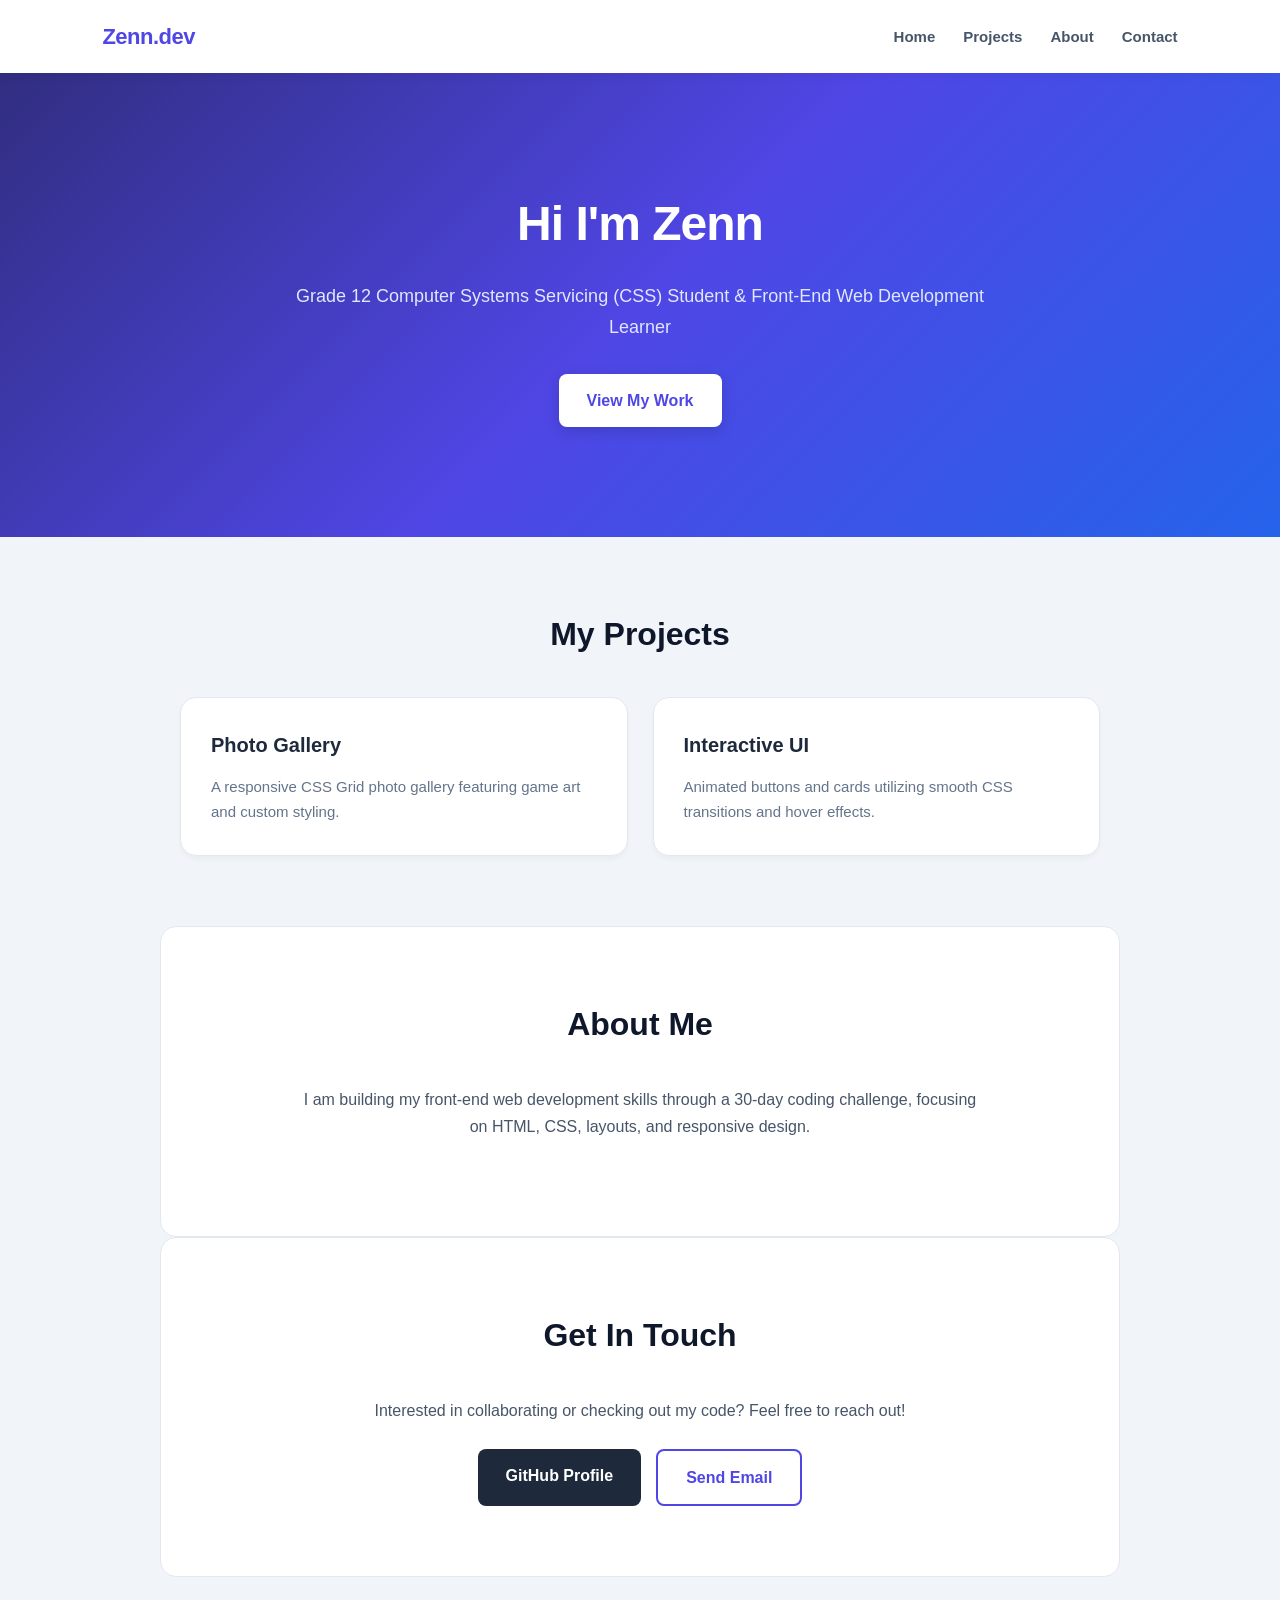
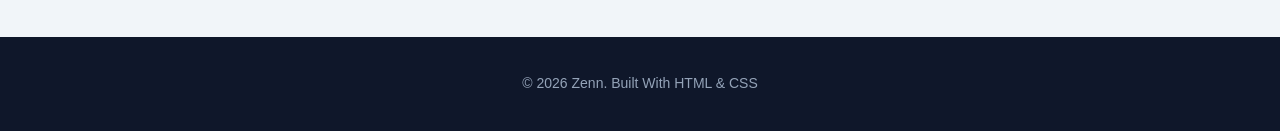
<file: index.html>
<!DOCTYPE html>
<html lang="en">
<head>
    <meta charset="UTF-8">
    <meta name="viewport" content="width=device-width, initial-scale=1.0">
    <title>Zenn Portfolio</title>
    <link rel="stylesheet" href="portfolio(day11).css">
</head>
<body>
    <header class="navbar">
        <div class="logo">Zenn.dev</div>
        <nav class="nav-links">
            <a href="#hero">Home</a>
            <a href="#projects">Projects</a>
            <a href="#about">About</a>
            <a href="#contact">Contact</a>
        </nav>
    </header>
    <section id="hero" class="hero">
        <div class="hero-content">
            <h1>Hi I'm Zenn</h1>
            <p>Grade 12 Computer Systems Servicing (CSS) Student & Front-End Web Development Learner</p>
            <a href="#projects" class="btn btn-primary">View My Work</a>
        </div>
    </section>
    <section id="projects" class="projects">
        <h2>My Projects</h2>
        <div class="project-grid">
            <div class="project-card">
                <h3>Photo Gallery</h3>
                <p>A responsive CSS Grid photo gallery featuring game art and custom styling.</p>
            </div>
            <div class="project-card">
                <h3>Interactive UI</h3>
                <p>Animated buttons and cards utilizing smooth CSS transitions and hover effects.</p>
            </div>
        </div>
    </section>
    <section id="about" class="about">
        <h2>About Me</h2>
        <p>I am building my front-end web development skills through a 30-day coding challenge, focusing on HTML, CSS, layouts, and responsive design.</p>
    </section>
    <section id="contact" class="contact">
        <h2>Get In Touch</h2>
        <p>Interested in collaborating or checking out my code? Feel free to reach out!</p>
        <div class="contact-links">
            <a href="https://github.com" target="_blank" class="btn btn-dark">GitHub Profile</a>
            <a href="mailto:zenn@example.com" class="btn btn-outline">Send Email</a>
        </div>
    </section>
    <footer class="footer">
        <p>&copy; 2026 Zenn. Built With HTML & CSS</p>
    </footer>
</body>
</html>
</file>
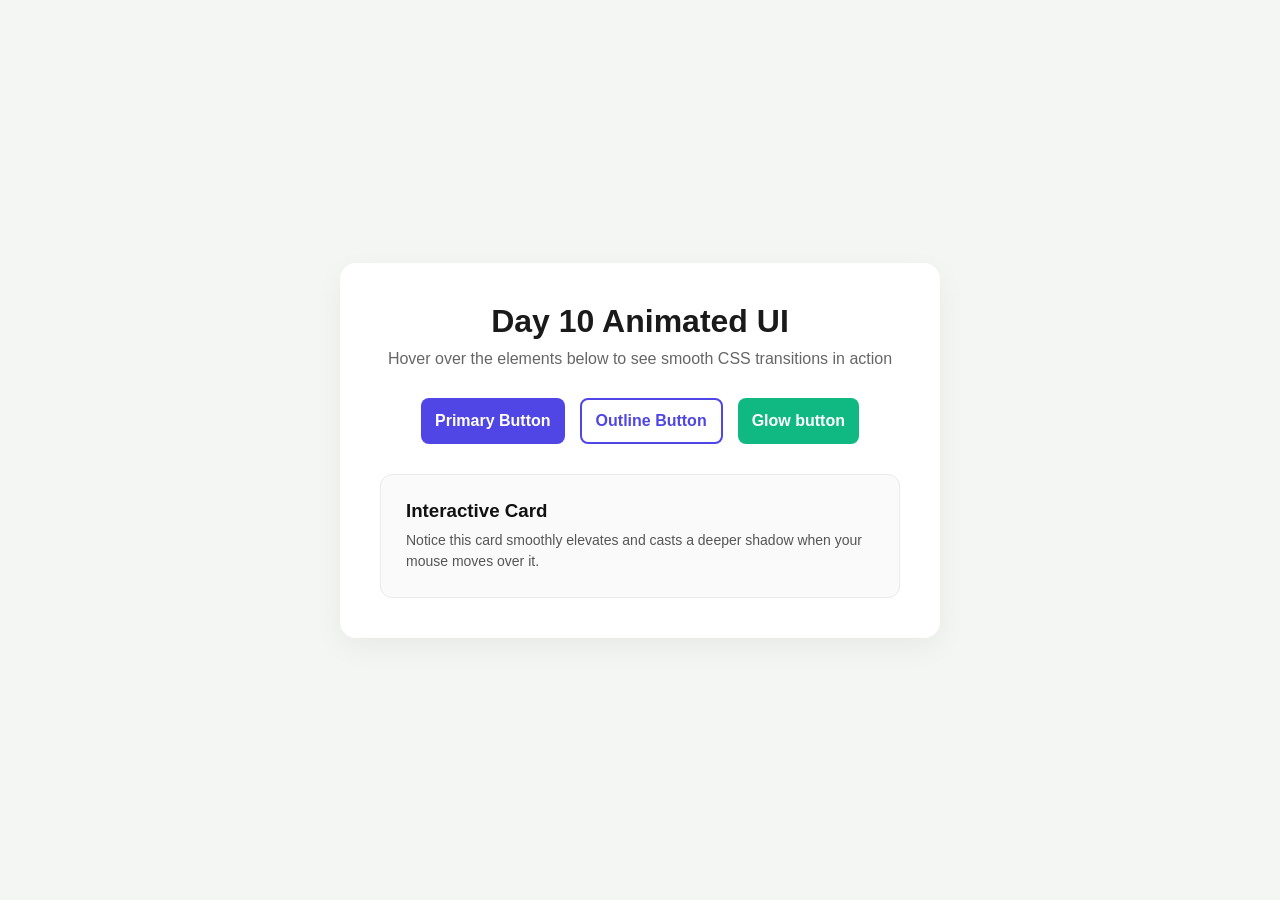
<file: animated_ui(day10).html>
<!DOCTYPE html>
<html lang="en">
<head>
    <meta charset="UTF-8">
    <meta name="viewport" content="width=device-width, initial-scale=1.0">
    <title>Animated UI</title>
    <link rel="stylesheet" href="animated_ui(day10).css">
</head>
<body>
    <div class="container">
        <h1>Day 10 Animated UI</h1>
        <p class="subtitle">Hover over the elements below to see smooth CSS transitions in action</p>
    <div class="button-group">
        <button class="btn btn-primary">Primary Button</button>
        <button class="btn btn-outline">Outline Button</Button>
        <button class="btn btn-glow">Glow button</button>
    </div>
    <div class="card">
        <h3>Interactive Card</h3>
        <p>Notice this card smoothly elevates and casts a deeper shadow when your mouse moves over it.</p>
    </div>
    </div>
</body>
</html>
</file>
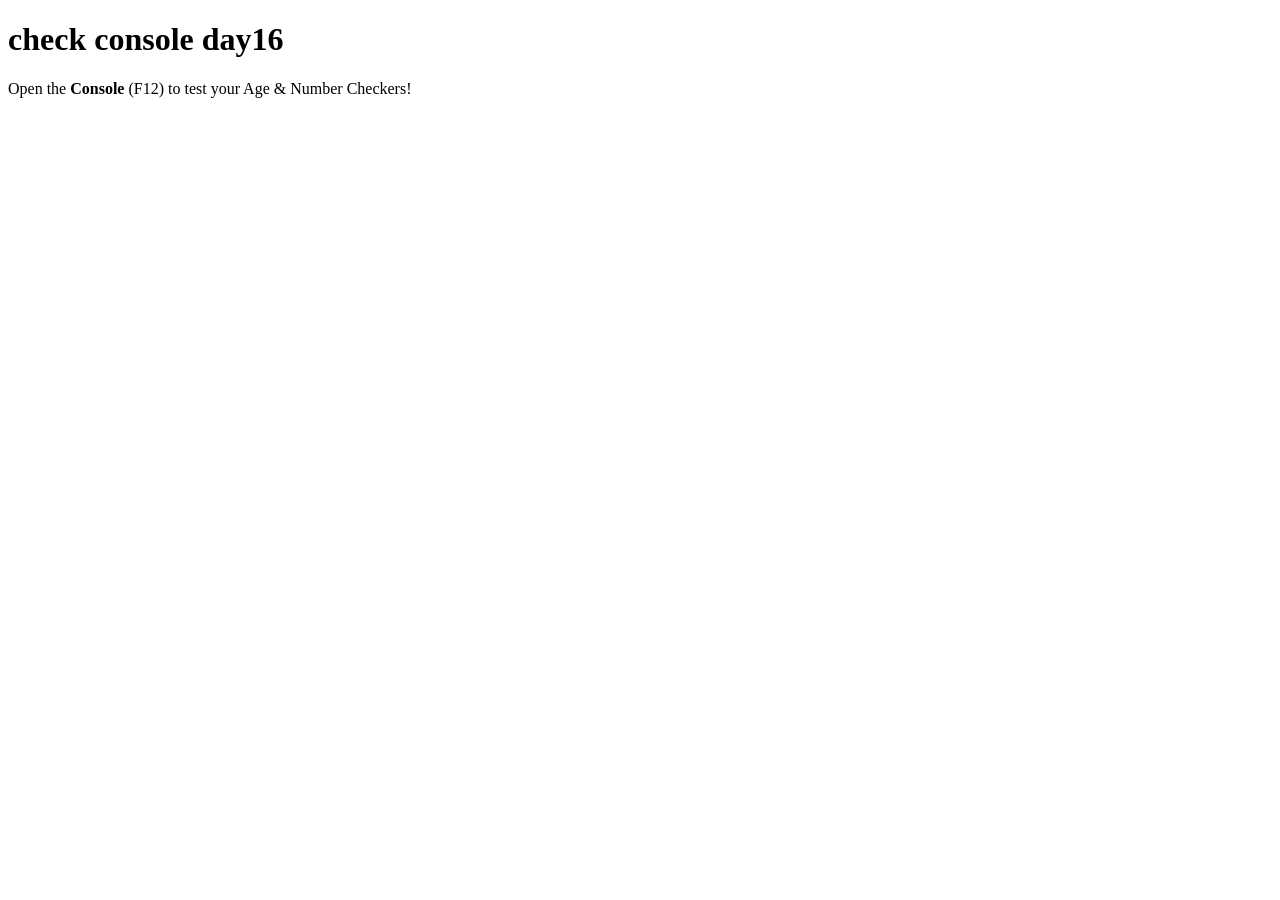
<file: day16.html>
<!DOCTYPE html>
<html lang="en">
<head>
    <meta charset="UTF-8">
    <meta name="viewport" content="width=device-width, initial-scale=1.0">
    <title>day16</title>
</head>
<body>
    <h1>check console day16</h1>
    <p>Open the <strong>Console</strong> (F12) to test your Age & Number Checkers!</p>
    <script src="day16.js"></script>

</body>
</html>
</file>
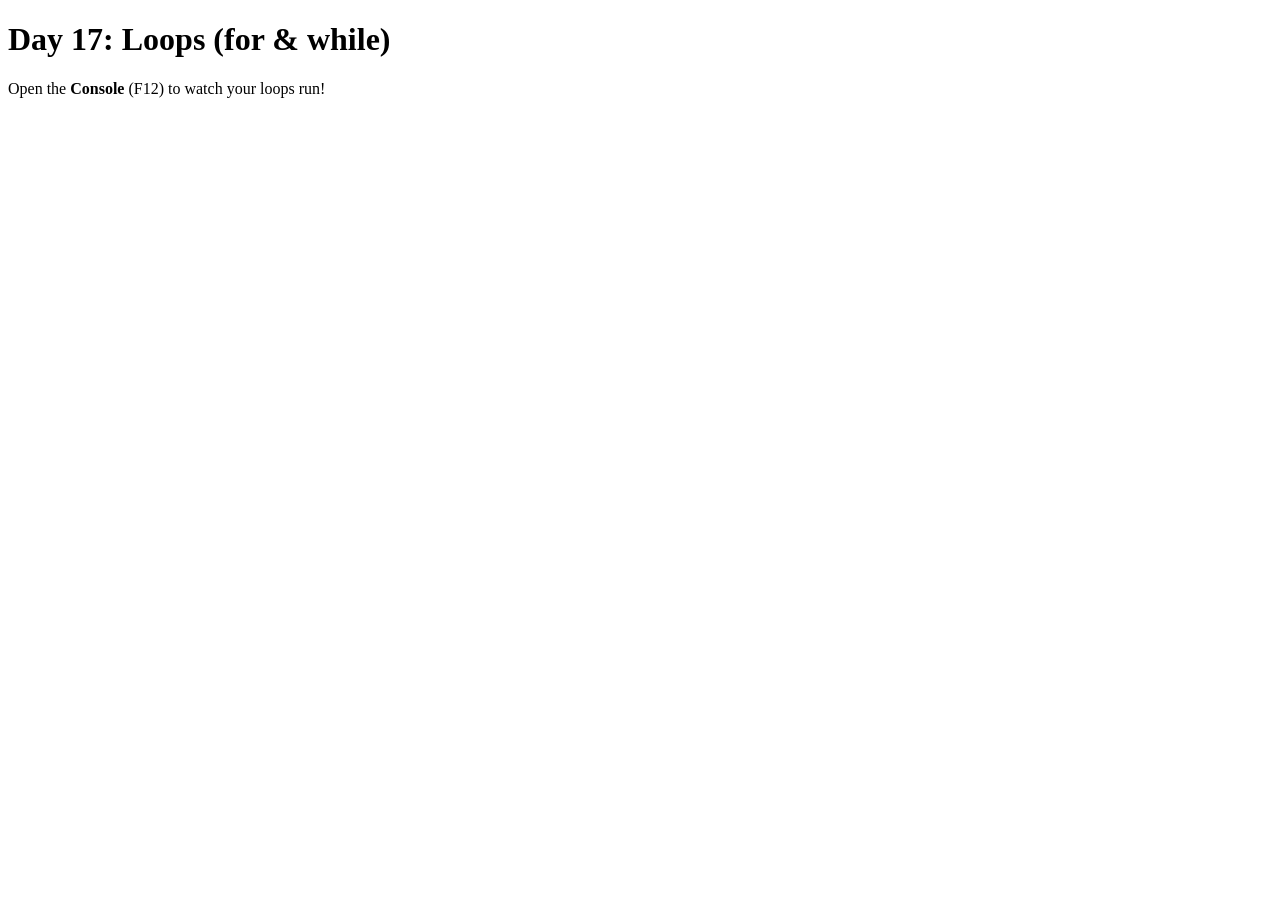
<file: day17.html>
<!DOCTYPE html>
<html lang="en">
<head>
    <meta charset="UTF-8">
    <meta name="viewport" content="width=device-width, initial-scale=1.0">
    <title>Day 17 - Loops in JavaScript</title>
</head>
<body>
    <h1>Day 17: Loops (for &amp; while)</h1>
    <p>Open the <strong>Console</strong> (F12) to watch your loops run!</p>

    <script src="day17.js"></script>
</body>
</html>
</file>
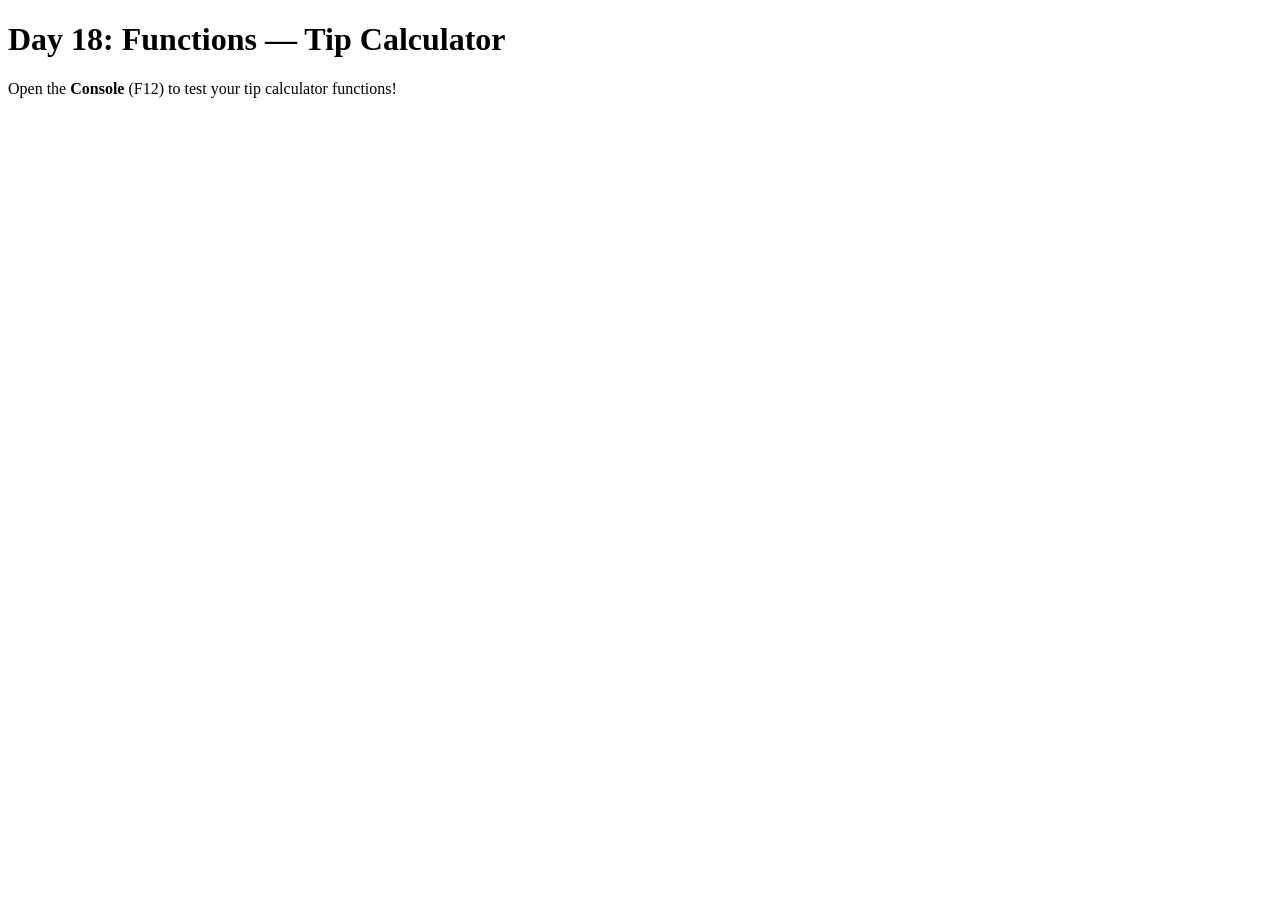
<file: day18.html>
<!DOCTYPE html>
<html lang="en">
<head>
    <meta charset="UTF-8">
    <meta name="viewport" content="width=device-width, initial-scale=1.0">
    <title>Day 18 - Tip Calculator Function</title>
</head>
<body>
    <h1>Day 18: Functions — Tip Calculator</h1>
    <p>Open the <strong>Console</strong> (F12) to test your tip calculator functions!</p>

    <script src="day18.js"></script>
</body>
</html>
</file>
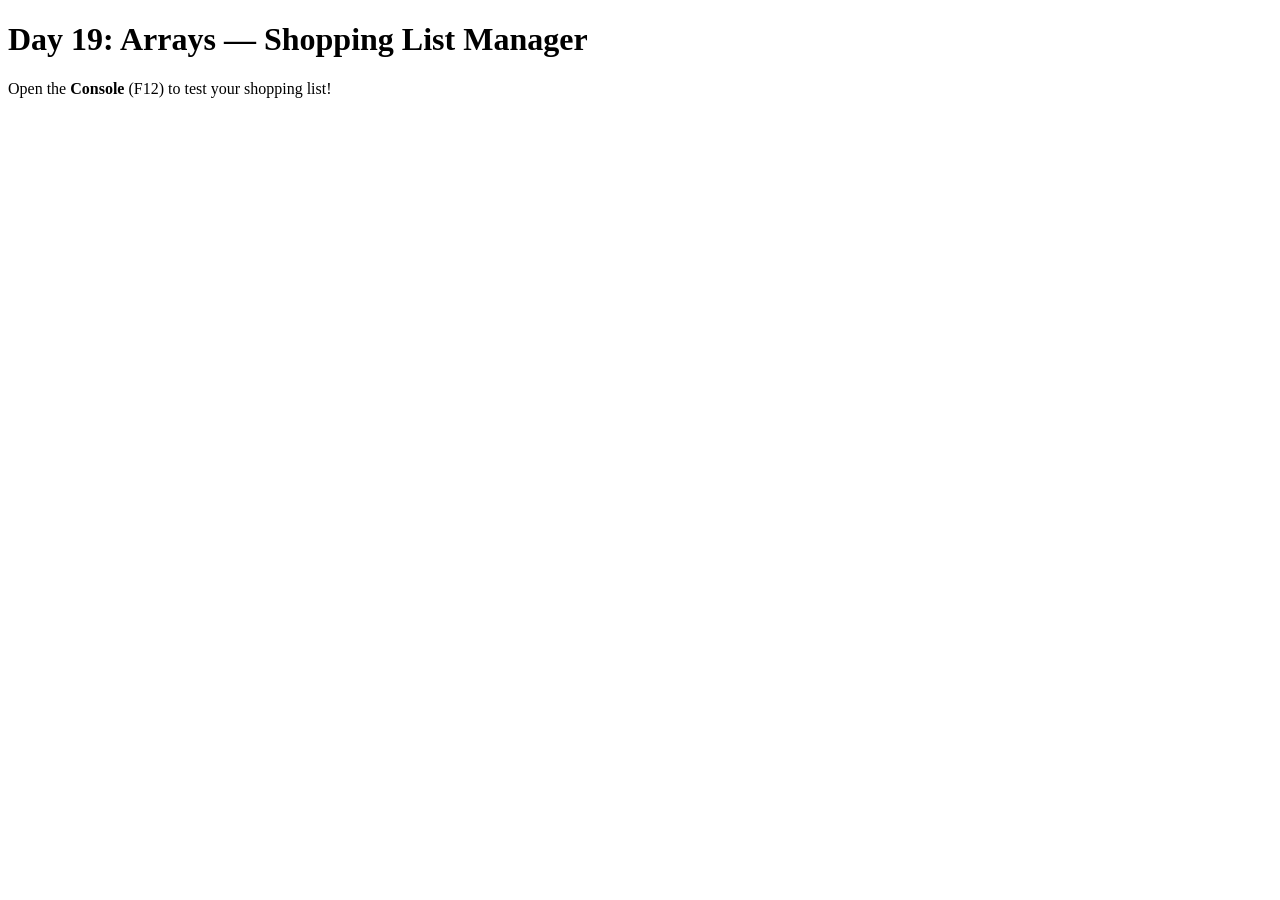
<file: day19.html>
<!DOCTYPE html>
<html lang="en">
<head>
    <meta charset="UTF-8">
    <meta name="viewport" content="width=device-width, initial-scale=1.0">
    <title>Day 19 - Arrays: Shopping List Manager</title>
</head>
<body>
    <h1>Day 19: Arrays — Shopping List Manager</h1>
    <p>Open the <strong>Console</strong> (F12) to test your shopping list!</p>

    <script src="day19.js"></script>               
</body>
</html>
</file>
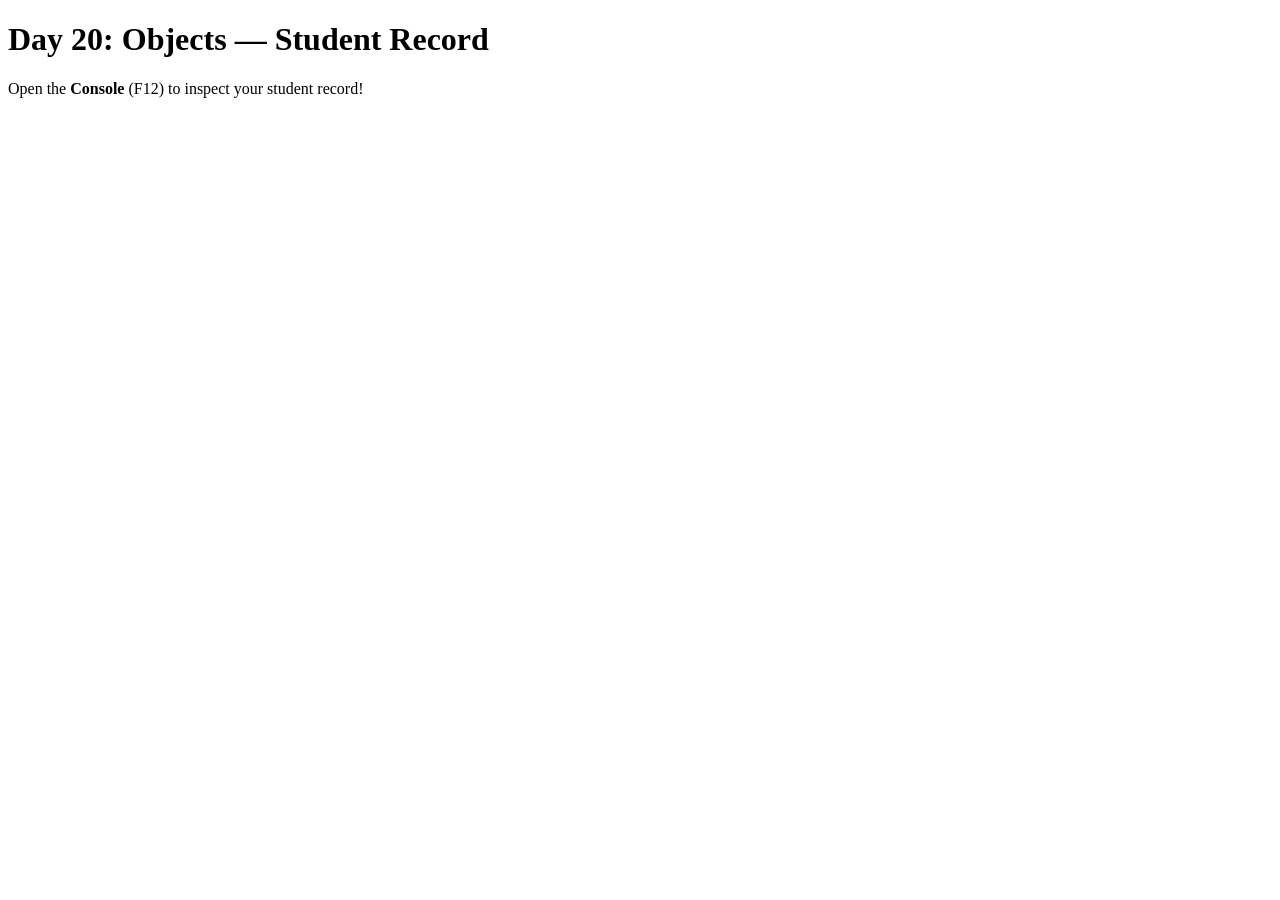
<file: day20.html>
<!DOCTYPE html>
<html lang="en">
<head>
    <meta charset="UTF-8">
    <meta name="viewport" content="width=device-width, initial-scale=1.0">
    <title>Day 20 - Objects: Student Record</title>
</head>
<body>
    <h1>Day 20: Objects — Student Record</h1>
    <p>Open the <strong>Console</strong> (F12) to inspect your student record!</p>

    <script src="day20.js"></script>
</body>
</html>
</file>
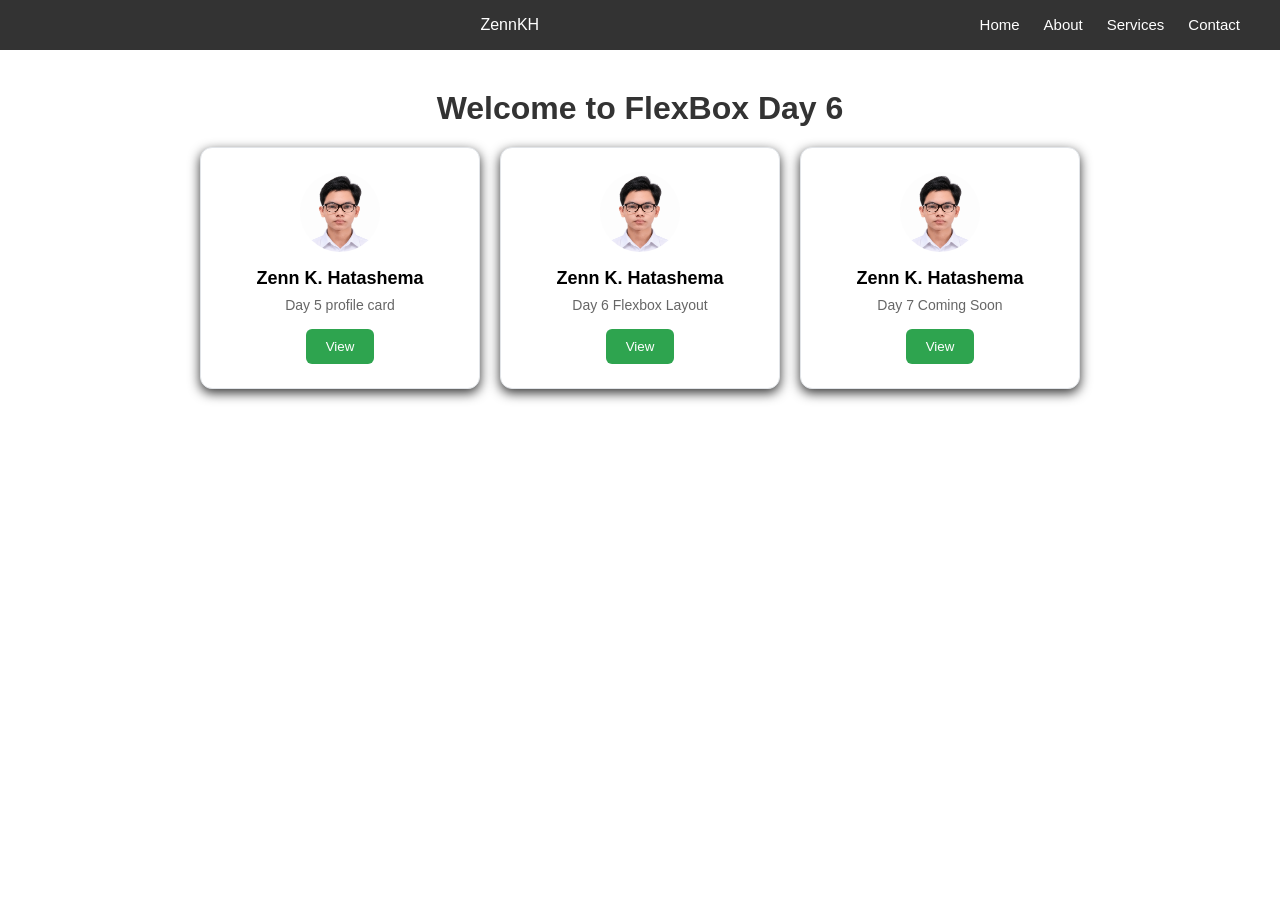
<file: flexbox(day6).html>
<!DOCTYPE html>
<html lang="en">
<head>
    <meta charset="UTF-8">
    <meta name="viewport" content="width=device-width, initial-scale=1.0">
    <title>FlexBox Day 6</title>
    <link rel="stylesheet" href="flexbox(day6).css">
</head>
<body>
    <nav class="navbar">
        <div class="logo"></div>ZennKH</div>
        <ul class="nav-links">
            <li><a href="#">Home</a></li>
            <li><a href="#">About</a></li>
            <li><a href="#">Services</a></li>
            <li><a href="#">Contact</a></li>
        </ul>
    </nav>
    <header class="section header">
        <h1 class="header-title">Welcome to FlexBox Day 6</h1>
        </header>
        <div class="card-row">
            <div class="profile-card">
                <img src="images/zenprof.png" alt="Profile Picture" class="profile-img">
                <h2 class="profile-name">Zenn K. Hatashema</h2>
                <p class="profile-bio">Day 5 profile card</p>
                <a href="profcard(day5).html"><button class="profile-btn">View</button></a>
            </div>
            <div class="profile-card">
                <img src="images/zenprof.png" alt="Profile Picture" class="profile-img">
                <h2 class="profile-name">Zenn K. Hatashema</h2>
                <p class="profile-bio">Day 6 Flexbox Layout</p>
                <a href="flexbox(day6).html"><button class="profile-btn">View</button></a>
            </div>
            <div class="profile-card">
                <img src="images/zenprof.png" alt="Profile Picture" class="profile-img">
                <h2 class="profile-name">Zenn K. Hatashema</h2>
                <p class="profile-bio">Day 7 Coming Soon</p>
                <a href="flexbox(day7).html"><button class="profile-btn">View</button></a>
            </div>
        </div>
    </header>
</body>
</html>
</file>
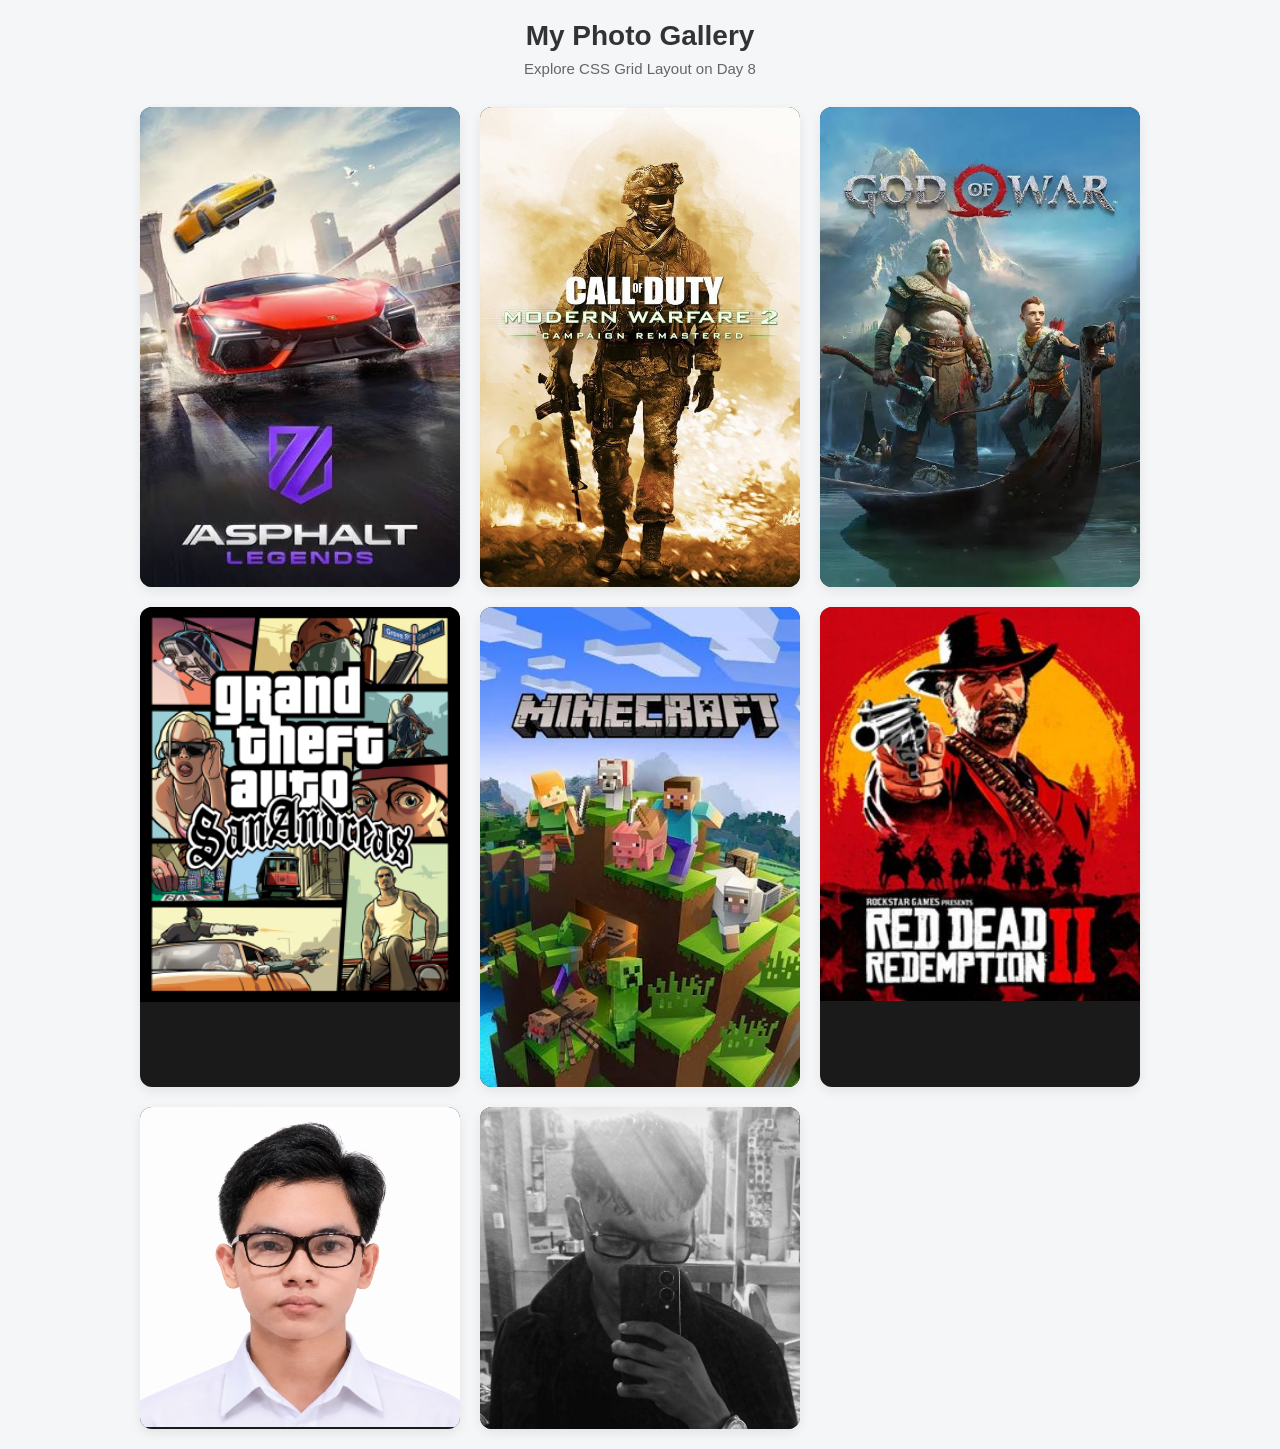
<file: photogallery(day8).html>
<!DOCTYPE html>
<html lang="en">
<head>
    <meta charset="UTF-8">
    <meta name="viewport" content="width=device-width, initial-scale=1.0">
    <title>Day 8-css Grid Photo Gallery</title>
    <link rel="stylesheet" href="photogallery(day8).css">
</head>
<body>
    <header class="gallery-header">     
        <h1>My Photo Gallery</h1>
        <p>Explore CSS Grid Layout on Day 8</p>
    </header>
    <main class="gallery-grid">
            <div class="gallery-item"><img src="images/asphalt9.jpg" alt="Image 1"></div>
            <div class="gallery-item"><img src="images/callofduty.jpg" alt="Image 2"></div>
            <div class="gallery-item"><img src="images/GodofWar.jpg" alt="Image 3"></div>
            <div class="gallery-item"><img src="images/GTASABOX.jpg" alt="Image 4"></div>
            <div class="gallery-item"><img src="images/Minecraft.jpg" alt="Image 5"></div>
            <div class="gallery-item"><img src="images/Red_Dead_Redemption_II.jpg" alt="Image 6"></div>
            <div class="gallery-item"><img src="images/zenprof.png" alt="Image 7"></div>
            <div class="gallery-item"><img src="images/zenn2.jpg" alt="Image 8"></div>
    </main>
</body>
</html>
</file>
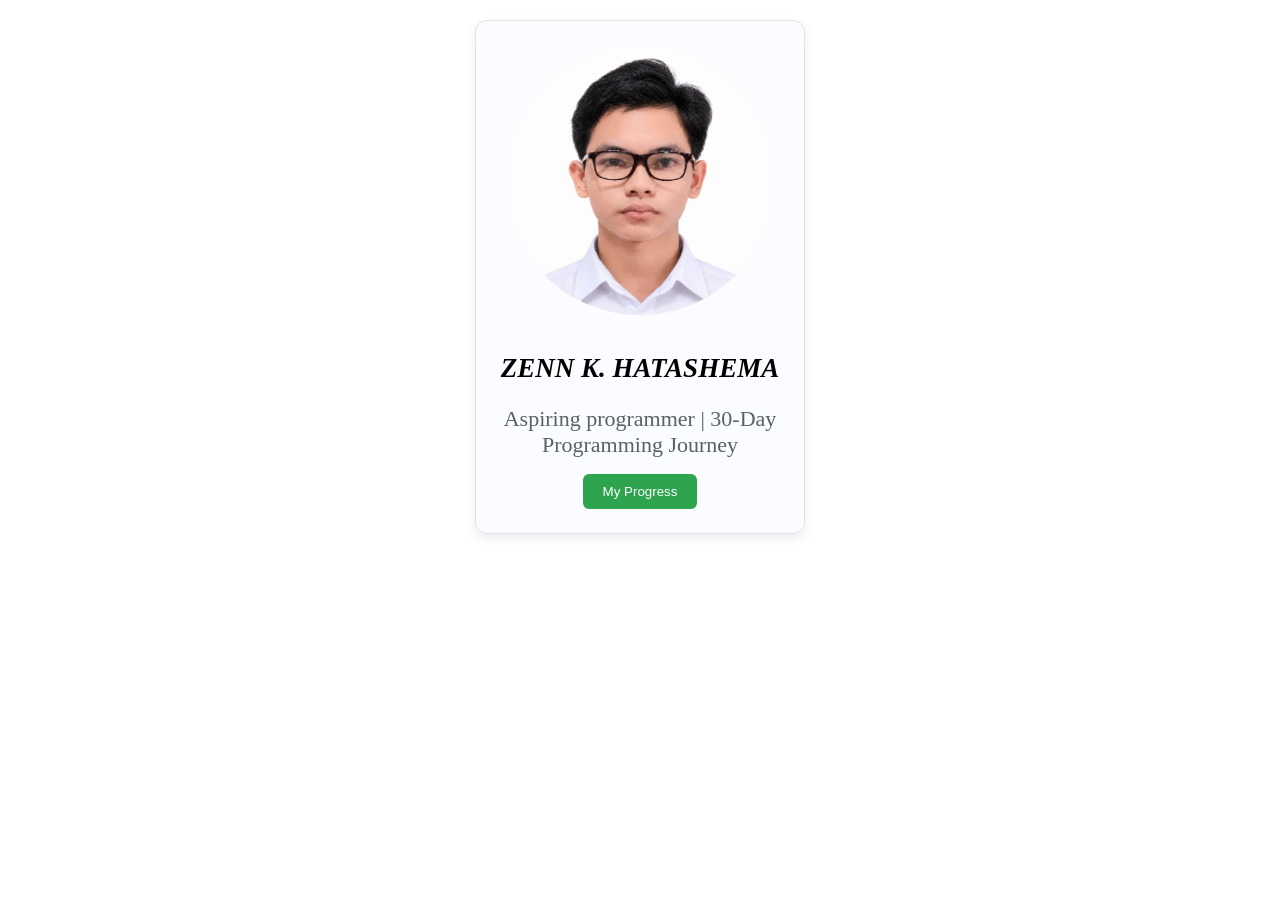
<file: profcard(day5).html>
<!DOCTYPE html>
<html lang="en">
<head>
    <meta charset="UTF-8">
    <meta name="viewport" content="width=device-width, initial-scale=1.0">
    <title>Profile Card</title>
    <link rel="stylesheet" href="profcard.css">
</head>
<body>
    <div class="profile-card">
        <img src="images/zenprof.png" alt="Profile Picture" class="profile-img">
        <h2 class="profile-name">ZENN K. HATASHEMA</h2>
        <p class="profile-bio">Aspiring programmer | 30-Day Programming Journey</p>
    <a href="index_myHTMLminiproject.html"><button class="profile-btn">My Progress</button></a>
    </div>
</body>
</html>
</file>
<file: portfolio(day11).css>
* {
    margin: 0;
    padding: 0;
    box-sizing: border-box;
    font-family: 'Segoe UI', Tahoma, Geneva, Verdana, sans-serif;
    scroll-behavior: smooth;
}
body {
    background-color: #f1f5f9;
    color: #1e293b;
    line-height: 1.7;
}
.navbar {
    display: flex;
    justify-content: space-between;
    align-items: center;
    padding: 18px 8%;
    background: rgba(255, 255, 255, 0.95);
    backdrop-filter: blur(8px);
    box-shadow: 0 2px 10px rgba(0, 0, 0, 0.05);
    position: sticky;
    top: 0;
    z-index: 1000;
}
.logo {
    font-weight: 800;
    font-size: 22px;
    color: #4f46e5;
    letter-spacing: -0.5px;
}
.nav-links {
    display: flex;
    gap: 28px;
}
.nav-links a {
    text-decoration: none;
    color: #475569;
    font-weight: 600;
    font-size: 15px;
    transition: color 0.2s ease;
}
.nav-links a:hover {
    color: #4f46e5;
}
.hero {
    width: 100%;
    max-width: 100%;
    padding: 110px 20px;
    text-align: center;
    background: linear-gradient(135deg, #312e81 0%, #4f46e5 50%, #2563eb 100%);
    color: white;
}
.hero-content {
    max-width: 750px;
    margin: 0 auto;
}
.hero-content h1 {
    font-size: 48px;
    font-weight: 800;
    margin-bottom: 16px;
    letter-spacing: -1px;
}
.hero-content p {
    font-size: 18px;
    margin-bottom: 32px;
    color: #e0e7ff;
}
.btn {
    display: inline-block;
    padding: 13px 28px;
    border-radius: 8px;
    font-weight: 600;
    text-decoration: none;
    transition: all 0.25s ease;
    cursor: pointer;
}
.btn-primary {
    background-color: #ffffff;
    color: #4f46e5;
    box-shadow: 0 4px 15px rgba(0, 0, 0, 0.15);
}
.btn-primary:hover {
    transform: translateY(-3px);
    box-shadow: 0 8px 25px rgba(0, 0, 0, 0.2);
}
.btn-dark {
    background-color: #1e293b;
    color: #ffffff;
}
.btn-dark:hover {
    background-color: #0f172a;
    transform: translateY(-2px);
}
.btn-outline {
    background-color: transparent;
    color: #4f46e5;
    border: 2px solid #4f46e5;
}
.btn-outline:hover {
    background-color: #4f46e5;
    color: #ffffff;
    transform: translateY(-2px);
}
section:not(.hero) {
    padding: 70px 20px;
    max-width: 960px;
    margin: 0 auto;
}
section h2 {
    font-size: 32px;
    font-weight: 700;
    margin-bottom: 35px;
    text-align: center;
    color: #0f172a;
}
.project-grid {
    display: grid;
    grid-template-columns: repeat(auto-fit, minmax(300px, 1fr));
    gap: 25px;
}
.project-card {
    background: #ffffff;
    padding: 30px;
    border-radius: 16px;
    border: 1px solid #e2e8f0;
    box-shadow: 0 4px 6px -1px rgba(0, 0, 0, 0.04);
    transition: transform 0.3s ease, box-shadow 0.3s ease, border-color 0.3s ease;
}
.project-card:hover {
    transform: translateY(-6px);
    box-shadow: 0 15px 30px -5px rgba(79, 70, 229, 0.12);
    border-color: #a5b4fc;
}
.project-card h3 {
    margin-bottom: 12px;
    color: #1e293b;
    font-size: 20px;
}
.project-card p {
    color: #64748b;
    font-size: 15px;
}
.about, .contact {
    background: #ffffff;
    border-radius: 16px;
    padding: 45px 30px;
    margin-bottom: 40px;
    border: 1px solid #e2e8f0;
    text-align: center;
}
.about p, .contact p {
    color: #475569;
    font-size: 16px;
    max-width: 680px;
    margin: 0 auto 25px auto;
}
.contact-links {
    display: flex;
    justify-content: center;
    gap: 15px;
    flex-wrap: wrap;
}
.footer {
    text-align: center;
    padding: 35px;
    background: #0f172a;
    color: #94a3b8;
    font-size: 14px;
    margin-top: 60px;
}
@media (max-width: 768px) {
    .navbar {
        flex-direction: column;
        gap: 10px;
        padding: 12px 15px;
    }
    .logo {
        font-size: 20px;
    }
    .nav-links {
        gap: 14px;
        flex-wrap: wrap;
        justify-content: center;
    }
    .nav-links a {
        font-size: 14px;
    }
    .hero {
        padding: 65px 16px;
    }
    .hero-content h1 {
        font-size: 32px;
    }
    .hero-content p {
        font-size: 15px;
    }
    section {
        scroll-margin-top: 110px;
    }
    section:not(.hero) {
        padding: 45px 16px;
    }
    .project-grid {
        grid-template-columns: 1fr;
        gap: 18px;
    }
    .project-card {
        padding: 22px;
    }
    .about, .contact {
        padding: 28px 18px;
    }
}
</file>
<file: flexbox(day6).css>
* {
    margin: 0;
    padding: 0;
    box-sizing: border-box;
    font-family: Arial,sans-serif;
}
body {
    background-color: f4f6f8;
}
.header-title {
    text-align: center;
    margin: 40px 0 20px;
    color: #333;
}
.navbar {
    display: flex;
    justify-content: space-between;
    align-items: center;
    background-color: #333;
    color: #fff;
    padding: 16px 40px;
}
.logo {
    font-size: 24px;
    font-weight: bold;
}
.nav-links {
    display: flex;
    color: #fff;
    list-style: none;
    gap: 24px;
}
.nav-links a {
    color: #fff;
    text-decoration: none;
    font-size: 15px;
    transition: color 1s ease;
}
.nav-links a:hover {
    color: #3498db;
}
.section-header {
    text-align: center;
    margin: 40px 0 20px;
    color: #333;
}
.card-row {
    display: flex;
    justify-content: center;
    gap: 20px;
    padding: 0 20px 40px;
}
.profile-card {
    width: 280px;
    background-color: #fff;
    border-radius: 12px;
    border: 1px solid #e1e4e8;
    box-shadow: 0 4px 12px rgba(0, 0, 0, 0.8);
    text-align: center;
    padding: 24px;
}
.profile-img {
    width: 80px;
    height: 80px;
    border-radius: 50%;
    margin-bottom: 12px;
    object-fit: cover;
}
.profile-name {
    font-size: 18px;
    font-weight: bold;
    margin-bottom: 8px;
}
.profile-bio {
    font-size: 14px;
    color: #666;
    margin-bottom: 16px;
}
.profile-btn {
    background-color: #2ea44f;
    color: white;
    border: none;
    padding: 10px 20px;
    border-radius: 6px;
    cursor: pointer;
    transition: background-color 0.2s ease;
}
.profile-btn:hover {
    background-color: #2c974b;
}
</file>
<file: photogallery(day8).css>
* {
    margin: 0;
    padding: 0;
    box-sizing: border-box;
    font-family: Arial, sans-serif;
}
body {
    background-color: #f4f6f8;
    padding: 20px;
}
.gallery-header {
    text-align: center;
    margin-bottom: 30px;
}
.gallery-header h1 {
    font-size: 28px;
    color: #333333;
    margin-bottom: 8px;
}
.gallery-header p {
    color: #666666;
    font-size: 15px;
}
.gallery-grid {
    display: grid;
    grid-template-columns: repeat( auto-fit, minmax(250px, 1fr));
    gap: 20px;
    max-width: 1000px;
    margin: 0 auto;
}
@media (max-width: 768px) {
    .gallery-grid {
        grid-template-columns: repeat(3, 1fr);
    }
}
.gallery-item {
    background-color: #1a1a1a;
    border-radius: 12px;
    overflow: hidden;
    box-shadow: 0 4px 12px rgba(0, 0, 0, 0.08);
    transition: transform 0.3s ease;
    align-items: center;
    justify-content: center;
}
.gallery-item:hover {
    transform: translateY(-5px);
}
.gallery-item img {
    width: 100%;
    height: auto;
    object-fit: cover;
    display: block;
}
</file>
<file: profcard.css>
img {
    max-width: 100%;
    height: 100%;
    border-radius: 8px;
    shape-rendering: geometricPrecision;
}
.profile-card {
    width: 280px;
    padding: 24px;
    margin: 20px auto;
    background-color: rgb(251, 252, 255);
    border: 1px solid #e1e4e8;
    border-radius: 12px;
    box-shadow: 0 4px 12px rgba(0, 0, 0, 0.08);
    text-align: center;
}
.profile-img {
    width: 270px;
    height: 270px;
    border-radius: 100%;
    margin-bottom: 12px;
}
.profile-btn {
    background-color: #2ea44f;
    color: white;
    padding: 10px 20px; 
    border: none;
    border-radius: 6px;
    cursor: pointer;
    transition: background-color 0.5s ease; 
}
.profile-btn:hover {
    background-color: #074218;
}
.profile-name {
    font-size: 27px;
    font-weight: bold;
    font-style: italic;
    margin-bottom: 8px;
}
.profile-bio {
    font-size: 22px;
    color: #586069;
    margin-bottom: 16px;
}
</file>
<file: animated_ui(day10).css>
* {
    margin: 0;
    padding: 0;
    box-sizing: border-box;
    font-family: 'Segoe UI', Tahoma, Geneva, Verdana, sans-serif;
}
body {
    background-color: #f4f6f4;
    color: #333;
    display: flex;
    justify-content: center;
    align-items: center;
    min-height: 100vh;
}
.container {
    text-align: center;
    max-width: 600px;
    padding: 40px;
    background: white;
    border-radius: 16px;
    box-shadow: 0 10px 30px rgb(0, 0, 0, 0.05)
}
h1 {
    margin-bottom: 10px;
    color: #1a1a1a;
}
.subtitle {
    color: #666;
    margin-bottom: 30px;
}
.button-group {
    display: flex;
    justify-content: center;
    gap: 15px;
    margin-bottom: 30px;
    flex-wrap: wrap;
}
.btn {
    padding: 12px 14px;
    font-size: 16px;
    font-weight: 600;
    border-radius: 8px;
    cursor: pointer;
    border: none;
    transition: all 0.25 ease;
}
.btn-primary {
    background-color: #4f46e5;
    color: white;
}
.btn-primary:hover {
    background-color: #4338ca;
    transform: translateY(-3px);
    box-shadow: 0 4px 12px rgba(79, 70, 229, 0.3);
}
.btn-outline {
    background-color: transparent;
    border: 2px solid #4f46e5;
    color: #4f46e5;
}
.btn-outline:hover {
    background-color: #4f46e5;
    color: white;
    transform: translateY(-3px);
}
.btn-glow {
    background-color: #10b981;
    color: white;
}
.btn-glow:hover {
    background-color: #059669;
    box-shadow: 0 0 15px rgba(16, 185, 129, 0.6)
}
.card {
    background: #fafafa;
    border: 1px solid #eaeaea;
    padding: 25px;
    border-radius: 12px;
    text-align: left;
    transition: transform 0.3s ease, box-shadow 0.3s ease, background-color 0.3s ease;
}
.card:hover {
    transform: translateY(-5px);
    box-shadow: 0 12px 24px rgba(0, 0, 0, 0.08);
    background-color: #ffffff;
}
.card h3 {
    margin-bottom: 8px;
    color: #111;
}
.card p {
    color: #555;
    font-size: 14px;
    line-height: 1.5;
}
</file>
